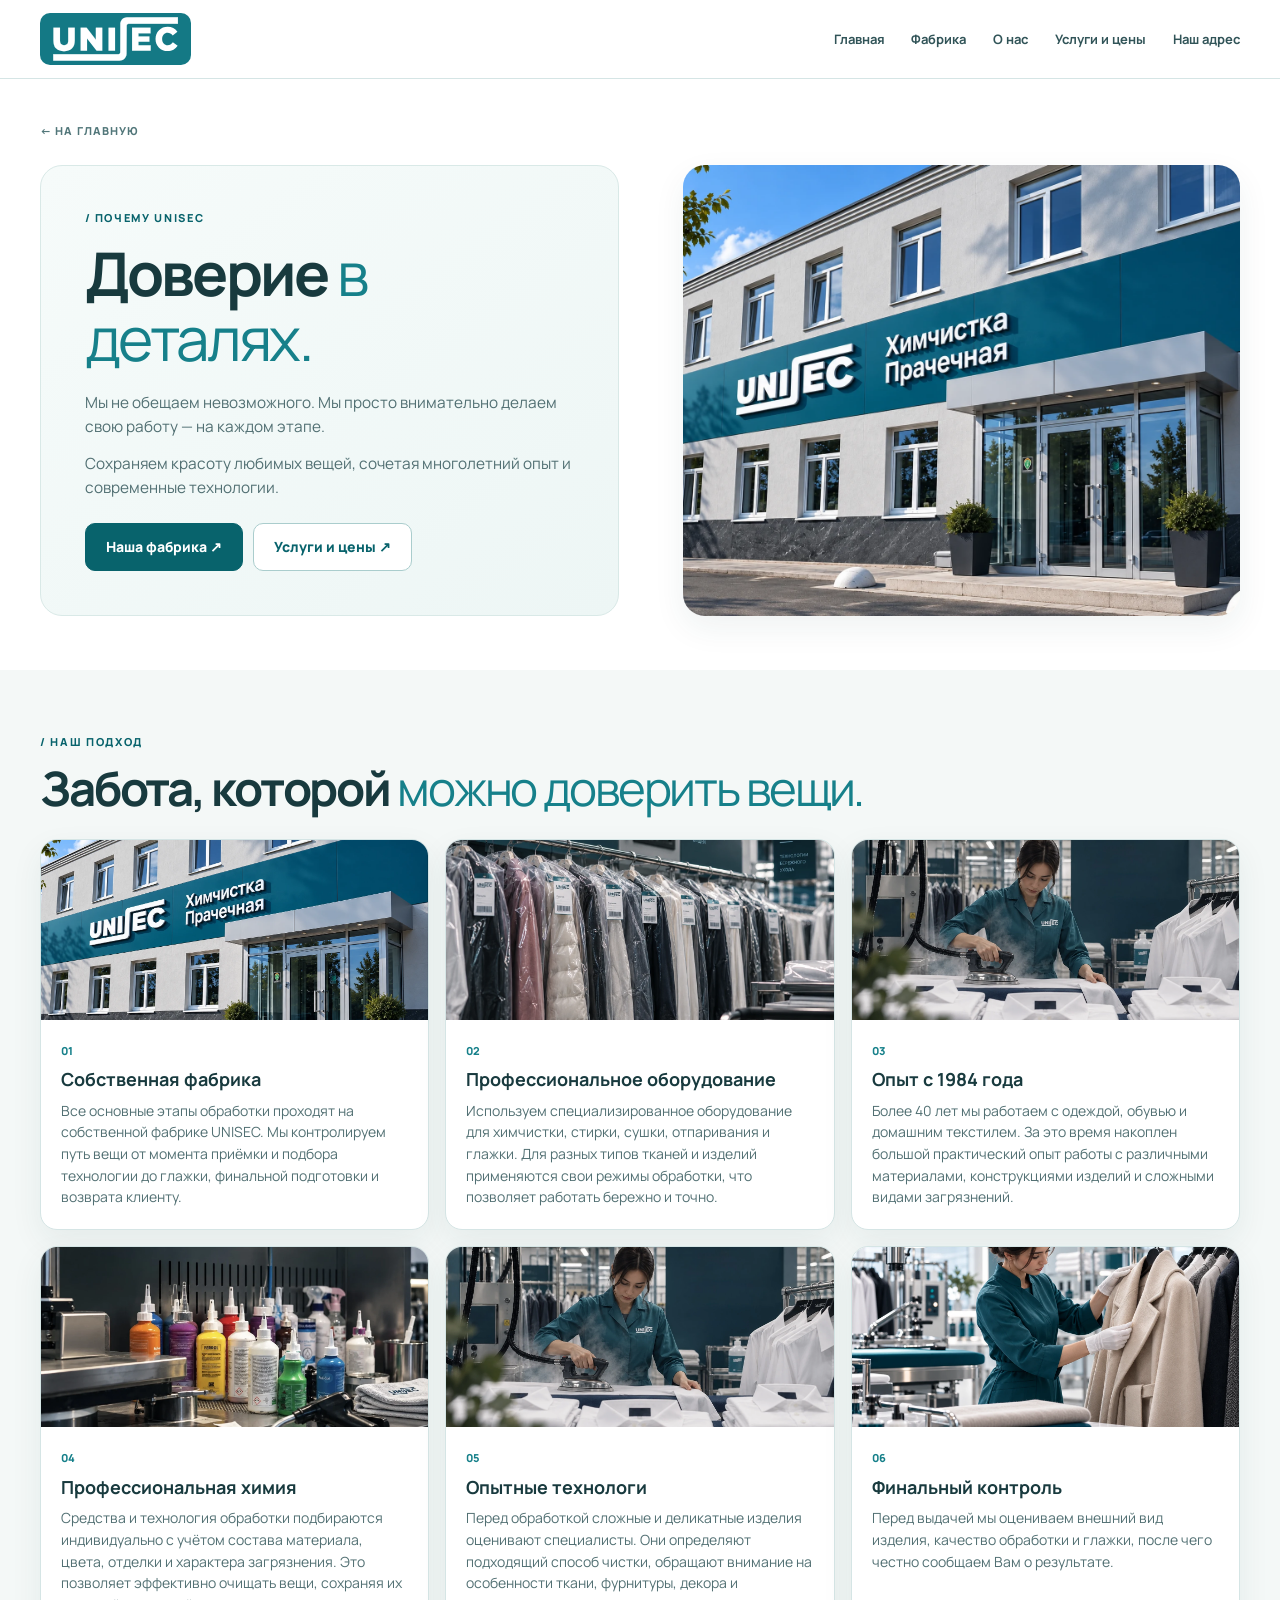
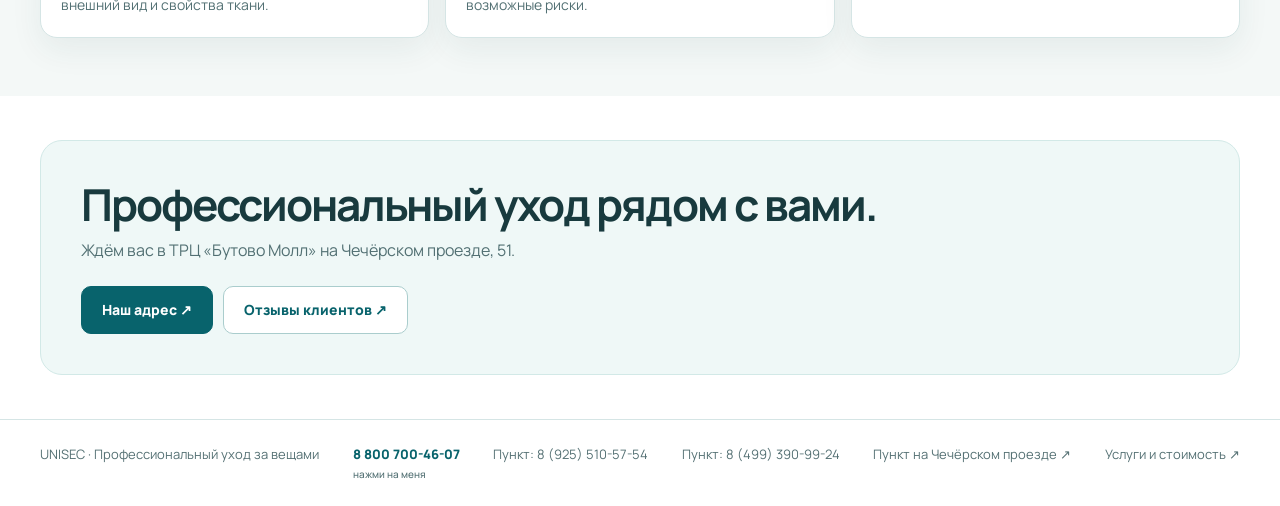
<file: about.html>
<!doctype html><html lang="ru"><head><meta charset="utf-8"><meta name="viewport" content="width=device-width,initial-scale=1"><title>О нас — UNISEC</title><meta name="description" content="UNISEC — профессиональный уход за одеждой и текстилем."><link rel="stylesheet" href="subpages-v15.css"><link rel="stylesheet" href="redesign-subpages-v23.css?v=27"></head><body><header class="sub-header"><div class="wrap sub-nav"><a class="sub-logo" href="index.html" aria-label="UNISEC — на главную"><img src="assets/unisec-logo.svg" alt="UNISEC"></a><nav class="sub-links" aria-label="Основная навигация"><a href="index.html">Главная</a><a href="factory.html">Фабрика</a><a href="about.html">О нас</a><a href="index.html#services">Услуги и цены</a><a href="index.html#locations-v14">Наш адрес</a></nav></div></header><main><div class="wrap sub-main"><a class="crumb" href="index.html">← На главную</a><div class="page-hero"><div class="page-copy"><span class="eyebrow">/ ПОЧЕМУ UNISEC</span><h1>Доверие <em>в деталях.</em></h1><p>Мы не обещаем невозможного. Мы просто внимательно делаем свою работу — на каждом этапе.</p><p>Сохраняем красоту любимых вещей, сочетая многолетний опыт и современные технологии.</p><div class="actions"><a class="button" href="factory.html">Наша фабрика ↗</a><a class="button outline" href="index.html#services">Услуги и цены ↗</a></div></div><img class="hero-photo" src="assets/images/customer-2026/02-clothes-rack.webp" alt="Одежда на стойке UNISEC" fetchpriority="high"></div></div><section class="section-light"><div class="wrap"><div class="page-heading"><span class="eyebrow">/ НАШ ПОДХОД</span><h2>Забота, которой <em>можно доверить вещи.</em></h2></div><div class="benefit-grid"><article class="benefit"><img src="assets/images/customer-2026/02-clothes-rack.webp" alt="Одежда на стойке UNISEC" loading="lazy" decoding="async"><div class="benefit-body"><small>01</small><h3>Собственная фабрика</h3><p>Все основные этапы обработки проходят на собственной фабрике UNISEC. Мы контролируем путь вещи от момента приёмки и подбора технологии до глажки, финальной подготовки и возврата клиенту.</p></div></article><article class="benefit"><img src="assets/images/customer-2026/12-industrial-machines.webp" alt="Промышленное оборудование UNISEC" loading="lazy" decoding="async"><div class="benefit-body"><small>02</small><h3>Профессиональное оборудование</h3><p>Используем специализированное оборудование для химчистки, стирки, сушки, отпаривания и глажки. Для разных типов тканей и изделий применяются свои режимы обработки, что позволяет работать бережно и точно.</p></div></article><article class="benefit"><img src="assets/images/customer-2026/14-garment-treatment.webp" alt="Сотрудница обрабатывает одежду" loading="lazy" decoding="async"><div class="benefit-body"><small>03</small><h3>Опыт с 1984 года</h3><p>Более 40 лет мы работаем с одеждой, обувью и домашним текстилем. За это время накоплен большой практический опыт работы с различными материалами, конструкциями изделий и сложными видами загрязнений.</p></div></article><article class="benefit"><img src="assets/images/customer-2026/09-facade.webp" alt="Рабочее место и профессиональная химия" loading="lazy" decoding="async"><div class="benefit-body"><small>04</small><h3>Профессиональная химия</h3><p>Средства и технология обработки подбираются индивидуально с учётом состава материала, цвета, отделки и характера загрязнения. Это позволяет эффективно очищать вещи, сохраняя их внешний вид и свойства ткани.</p></div></article><article class="benefit"><img src="assets/images/customer-2026/14-garment-treatment.webp" alt="Финальная обработка одежды" loading="lazy" decoding="async"><div class="benefit-body"><small>05</small><h3>Опытные технологи</h3><p>Перед обработкой сложные и деликатные изделия оценивают специалисты. Они определяют подходящий способ чистки, обращают внимание на особенности ткани, фурнитуры, декора и возможные риски.</p></div></article><article class="benefit"><img src="assets/images/customer-2026/07-covered-garments-detail.webp" alt="Одежда в фирменных чехлах UNISEC" loading="lazy" decoding="async"><div class="benefit-body"><small>06</small><h3>Финальный контроль</h3><p>Перед выдачей мы оцениваем внешний вид изделия, качество обработки и глажки, после чего честно сообщаем Вам о результате.</p></div></article></div></div></section><div class="wrap"><div class="page-cta"><h2>Профессиональный уход рядом с вами.</h2><p>Ждём вас в ТРЦ «Бутово Молл» на Чечёрском проезде, 51.</p><div class="actions"><a class="button" href="index.html#locations-v14">Наш адрес ↗</a><a class="button outline" href="index.html#reviews">Отзывы клиентов ↗</a></div></div></div></main><footer class="sub-footer"><div class="wrap"><span>UNISEC · Профессиональный уход за вещами</span><a class="sub-footer-phone sub-footer-phone--primary" href="tel:+78007004607" aria-label="Позвонить для заказа: 8 800 700-46-07">8 800 700-46-07 <small>нажми на меня</small></a><a class="sub-footer-phone" href="tel:+79255105754">Пункт: 8 (925) 510-57-54</a><a class="sub-footer-phone" href="tel:+74993909924">Пункт: 8 (499) 390-99-24</a><a href="index.html#locations-v14">Пункт на Чечёрском проезде ↗</a><a href="index.html#services">Услуги и стоимость ↗</a></div></footer></body></html>
</file>
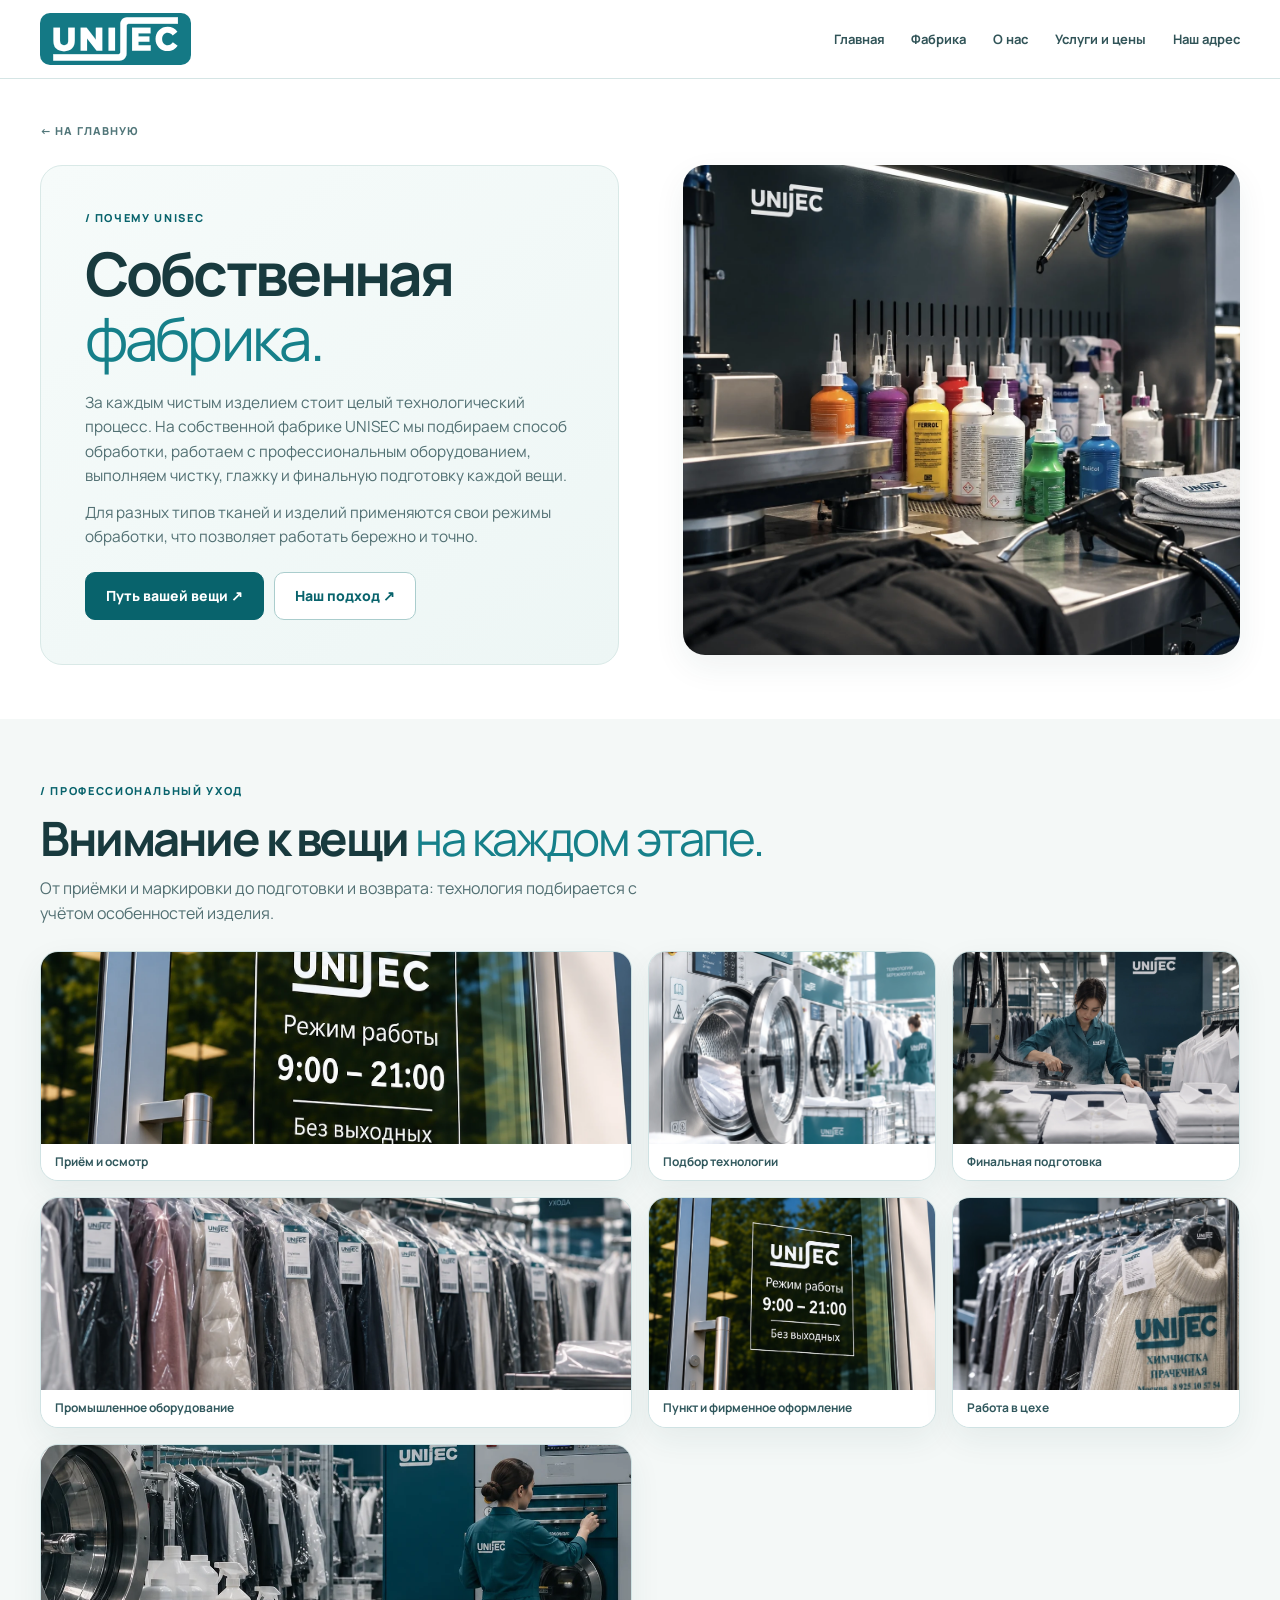
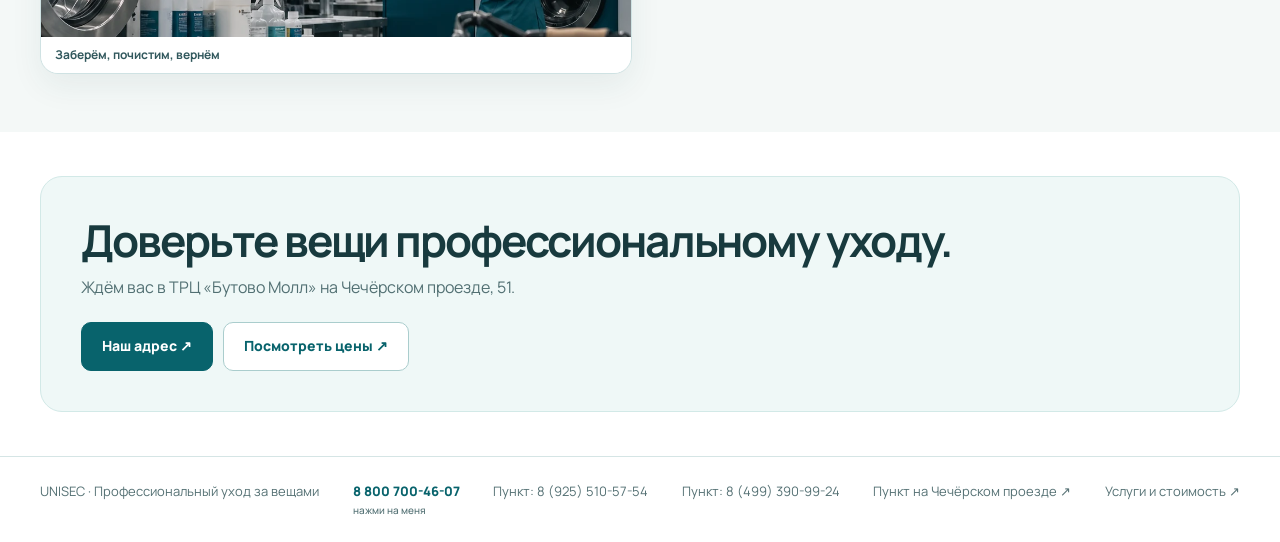
<file: factory.html>
<!doctype html><html lang="ru"><head><meta charset="utf-8"><meta name="viewport" content="width=device-width,initial-scale=1"><title>Собственная фабрика — UNISEC</title><meta name="description" content="UNISEC — профессиональный уход за одеждой и текстилем."><link rel="stylesheet" href="subpages-v15.css"><link rel="stylesheet" href="redesign-subpages-v23.css?v=27"></head><body><header class="sub-header"><div class="wrap sub-nav"><a class="sub-logo" href="index.html" aria-label="UNISEC — на главную"><img src="assets/unisec-logo.svg" alt="UNISEC"></a><nav class="sub-links" aria-label="Основная навигация"><a href="index.html">Главная</a><a href="factory.html">Фабрика</a><a href="about.html">О нас</a><a href="index.html#services">Услуги и цены</a><a href="index.html#locations-v14">Наш адрес</a></nav></div></header><main><div class="wrap sub-main"><a class="crumb" href="index.html">← На главную</a><div class="page-hero"><div class="page-copy"><span class="eyebrow">/ ПОЧЕМУ UNISEC</span><h1>Собственная <em>фабрика.</em></h1><p>За каждым чистым изделием стоит целый технологический процесс. На собственной фабрике UNISEC мы подбираем способ обработки, работаем с профессиональным оборудованием, выполняем чистку, глажку и финальную подготовку каждой вещи.</p><p>Для разных типов тканей и изделий применяются свои режимы обработки, что позволяет работать бережно и точно.</p><div class="actions"><a class="button" href="index.html#process">Путь вашей вещи ↗</a><a class="button outline" href="about.html">Наш подход ↗</a></div></div><img class="hero-photo" src="assets/images/customer-2026/09-facade.webp" alt="Фасад пункта UNISEC" fetchpriority="high"></div></div><section class="section-light"><div class="wrap"><div class="page-heading"><span class="eyebrow">/ ПРОФЕССИОНАЛЬНЫЙ УХОД</span><h2>Внимание к вещи <em>на каждом этапе.</em></h2><p>От приёмки и маркировки до подготовки и возврата: технология подбирается с учётом особенностей изделия.</p></div><div class="gallery"><figure><img src="assets/images/customer-2026/03-reception-client.webp" alt="Приём вещей в пункте UNISEC" loading="lazy" decoding="async"><figcaption>Приём и осмотр</figcaption></figure><figure><img src="assets/images/customer-2026/05-team-machine.webp" alt="Работа с оборудованием UNISEC" loading="lazy" decoding="async"><figcaption>Подбор технологии</figcaption></figure><figure><img src="assets/images/customer-2026/14-garment-treatment.webp" alt="Финальная обработка одежды" loading="lazy" decoding="async"><figcaption>Финальная подготовка</figcaption></figure><figure><img src="assets/images/customer-2026/12-industrial-machines.webp" alt="Промышленные машины UNISEC" loading="lazy" decoding="async" width="1312" height="1199"><figcaption>Промышленное оборудование</figcaption></figure><figure><img src="assets/images/customer-2026/03-reception-client.webp" alt="Табличка с режимом работы UNISEC: ежедневно с 9:00 до 21:00" loading="lazy" decoding="async" width="1215" height="1199"><figcaption>Пункт и фирменное оформление</figcaption></figure><figure><img src="assets/images/customer-2026/15-factory-floor.webp" alt="Цех UNISEC и сотрудник" loading="lazy" decoding="async" width="1199" height="1312"><figcaption>Работа в цехе</figcaption></figure><figure><img src="assets/images/customer-2026/08-promo-collect-clean-return.webp" alt="Рекламный материал UNISEC «Заберём, почистим, вернём»" loading="lazy" decoding="async" width="1086" height="1448"><figcaption>Заберём, почистим, вернём</figcaption></figure></div></div></section><div class="wrap"><div class="page-cta"><h2>Доверьте вещи профессиональному уходу.</h2><p>Ждём вас в ТРЦ «Бутово Молл» на Чечёрском проезде, 51.</p><div class="actions"><a class="button" href="index.html#locations-v14">Наш адрес ↗</a><a class="button outline" href="index.html#services">Посмотреть цены ↗</a></div></div></div></main><footer class="sub-footer"><div class="wrap"><span>UNISEC · Профессиональный уход за вещами</span><a class="sub-footer-phone sub-footer-phone--primary" href="tel:+78007004607" aria-label="Позвонить для заказа: 8 800 700-46-07">8 800 700-46-07 <small>нажми на меня</small></a><a class="sub-footer-phone" href="tel:+79255105754">Пункт: 8 (925) 510-57-54</a><a class="sub-footer-phone" href="tel:+74993909924">Пункт: 8 (499) 390-99-24</a><a href="index.html#locations-v14">Пункт на Чечёрском проезде ↗</a><a href="index.html#services">Услуги и стоимость ↗</a></div></footer></body></html>
</file>
<file: subpages-v15.css>
@import url("fonts.css");
*{box-sizing:border-box}html{scroll-behavior:smooth}body{margin:0;background:#0b262b;color:#eaf4f2;font-family:Manrope,sans-serif;line-height:1.7}a{color:inherit}img{display:block;max-width:100%}.wrap{width:min(1200px,calc(100% - 48px));margin:auto}.sub-header{border-bottom:1px solid #436568;background:#0d2b30}.sub-nav{min-height:90px;display:flex;align-items:center;justify-content:space-between;gap:28px}.sub-logo img{width:144px;max-height:54px}.sub-links{display:flex;flex-wrap:wrap;align-items:center;gap:24px}.sub-links a{text-decoration:none;font-size:14px;font-weight:700;color:#d1e1df}.sub-links a:hover,.sub-links a:focus-visible{color:#90d8d8}.sub-main{padding:64px 0 90px}.crumb{font-size:12px;color:#9bc5c4;letter-spacing:.11em;text-transform:uppercase;text-decoration:none}.page-hero{display:grid;grid-template-columns:1fr 1.05fr;gap:clamp(32px,6vw,80px);align-items:center;margin:30px 0 70px}.page-copy{padding:clamp(24px,4vw,50px);border:1px solid #42686a;border-radius:24px;background:#10343a}.eyebrow{font-size:12px;letter-spacing:.16em;font-weight:800;color:#82c3c4}.page-copy h1,.page-heading h2{font-family:Georgia,serif;font-weight:400;line-height:1.08;letter-spacing:-.035em}.page-copy h1{font-size:clamp(42px,5vw,72px);margin:18px 0 24px}.page-copy h1 em,.page-heading em{color:#90d2d2;font-weight:400}.page-copy p{color:#d4e4e1;font-size:clamp(15px,1.3vw,17px)}.hero-photo{width:100%;aspect-ratio:1.2;object-fit:cover;border-radius:24px}.section-light{background:#e5efed;color:#123238;padding:clamp(46px,6vw,80px) 0}.page-heading{margin-bottom:28px}.page-heading h2{font-size:clamp(36px,4vw,57px);margin:12px 0}.section-light .page-heading em{color:#31818a}.page-heading p{max-width:65ch;color:#476364}.gallery{display:grid;grid-template-columns:repeat(3,minmax(0,1fr));gap:18px}.gallery figure{margin:0;border:1px solid #b4cecb;border-radius:18px;overflow:hidden;background:#f7faf8}.gallery img{width:100%;aspect-ratio:4/3;object-fit:cover}.gallery figcaption{padding:18px 20px;color:#203f42;font-weight:700}.benefit-grid{display:grid;grid-template-columns:repeat(3,minmax(0,1fr));gap:18px}.benefit{background:#f8fbf9;border:1px solid #bfd3d1;border-radius:18px;overflow:hidden}.benefit img{width:100%;aspect-ratio:16/10;object-fit:cover}.benefit-body{padding:24px}.benefit small{color:#3d858b;font-weight:800}.benefit h3{margin:10px 0;font-size:21px;line-height:1.3}.benefit p{margin:0;color:#405f60;font-size:15px}.page-cta{margin:60px 0 0;padding:clamp(28px,4vw,48px);border-radius:24px;background:#153b40;border:1px solid #41686b}.page-cta h2{font-family:Georgia,serif;font-size:clamp(30px,4vw,48px);font-weight:400;line-height:1.15;margin:0 0 14px}.actions{display:flex;flex-wrap:wrap;gap:12px;margin-top:24px}.button{display:inline-block;text-decoration:none;padding:15px 22px;border-radius:8px;background:#93d1ce;color:#092c2f;font-weight:800;font-size:14px}.button.outline{background:transparent;border:1px solid #91bab7;color:#e3f4f0}.sub-footer{border-top:1px solid #38595c;padding:32px 0;color:#bdd2cf;font-size:13px}.sub-footer .wrap{display:flex;justify-content:space-between;gap:20px;flex-wrap:wrap}.sub-footer a{text-decoration:none}a:focus-visible{outline:3px solid #efc78c;outline-offset:4px}@media(max-width:800px){.sub-nav{padding:20px 0;align-items:flex-start;flex-direction:column;gap:15px}.sub-links{gap:12px 20px}.page-hero{grid-template-columns:1fr;margin-bottom:45px}.hero-photo{aspect-ratio:16/10}.benefit-grid,.gallery{grid-template-columns:repeat(2,minmax(0,1fr))}}@media(max-width:520px){.wrap{width:calc(100% - 32px)}.sub-main{padding-top:38px}.page-copy{padding:24px}.page-copy h1{font-size:42px}.gallery,.benefit-grid{grid-template-columns:1fr}.sub-links{gap:10px 16px}.sub-links a{font-size:13px}.hero-photo{aspect-ratio:4/3}.button{width:100%;text-align:center}}
</file>
<file: redesign-subpages-v23.css>
/* UNISEC light design for the company and factory pages. */
:root{--sub-ink:#183a3e;--sub-muted:#527073;--sub-accent:#16808a;--sub-accent-deep:#08636c;--sub-line:#d5e5e5;--sub-surface:#f4f8f7;--sub-shadow:0 12px 32px rgba(24,69,73,.07)}
body{background:#fff;color:var(--sub-ink);font-family:Manrope,Arial,sans-serif;line-height:1.6}
.wrap{width:min(1200px,calc(100% - 64px))}
.sub-header{background:#fff;border-bottom:1px solid var(--sub-line)}
.sub-nav{min-height:78px;gap:24px}.sub-logo{display:flex;align-items:center;justify-content:center;background:#147985;border-radius:10px;padding:4px 13px;flex:none}.sub-logo img{width:125px;max-height:44px}
.sub-links{gap:clamp(15px,2.1vw,28px)}.sub-links a{color:#315458;font-size:13px}.sub-links a:hover,.sub-links a:focus-visible{color:var(--sub-accent-deep)}
.sub-main{padding:38px 0 54px}.crumb{color:#52777a;font-size:11px;font-weight:800;letter-spacing:.1em}
.page-hero{grid-template-columns:minmax(0,1.02fr) minmax(0,.98fr);gap:clamp(28px,5vw,64px);margin:22px 0 0;align-items:stretch}
.page-copy{display:flex;flex-direction:column;justify-content:center;padding:clamp(26px,3.4vw,46px);background:linear-gradient(145deg,#f6fbfa,#edf6f5);border:1px solid #d9e9e7;border-radius:22px}
.eyebrow{color:var(--sub-accent-deep);font-size:11px;letter-spacing:.15em}.page-copy h1,.page-heading h2,.page-cta h2{font-family:Manrope,Arial,sans-serif;font-weight:650;letter-spacing:-.045em;line-height:1.08}.page-copy h1{font-size:clamp(42px,4.7vw,64px);margin:14px 0 20px}.page-copy h1 em,.page-heading em{color:var(--sub-accent);font-style:normal}.page-copy p{color:var(--sub-muted);font-size:clamp(15px,1.2vw,16px);margin:0 0 12px;max-width:58ch}.page-copy p:last-of-type{margin-bottom:0}
.hero-photo{height:100%;min-height:340px;max-height:490px;aspect-ratio:auto;object-fit:cover;border-radius:22px;box-shadow:var(--sub-shadow)}
.section-light{background:var(--sub-surface);color:var(--sub-ink);padding:58px 0}.page-heading{margin-bottom:24px}.page-heading h2{font-size:clamp(34px,3.7vw,48px);margin:10px 0 12px}.section-light .page-heading em{color:var(--sub-accent)}.page-heading p{color:var(--sub-muted);margin:0}
.gallery,.benefit-grid{gap:16px}.gallery figure,.benefit{background:#fff;border:1px solid var(--sub-line);border-radius:17px;box-shadow:var(--sub-shadow);transition:transform .2s ease,box-shadow .2s ease}.gallery figure:hover,.benefit:hover{transform:translateY(-3px);box-shadow:0 16px 36px rgba(24,69,73,.12)}.gallery img{aspect-ratio:1.65;object-fit:cover}.gallery figcaption{padding:16px 18px;color:var(--sub-ink);font-size:15px}.benefit img{aspect-ratio:2.15;object-fit:cover}.benefit-body{padding:17px 20px 21px}.benefit small{color:var(--sub-accent);font-size:11px}.benefit h3{color:var(--sub-ink);font-size:18px;line-height:1.3;margin:6px 0 8px}.benefit p{color:var(--sub-muted);font-size:14px;line-height:1.55}
.page-cta{margin:44px 0;padding:clamp(26px,3.5vw,40px);background:#eff8f7;border:1px solid #d2e9e7;border-radius:22px;color:var(--sub-ink)}.page-cta h2{font-size:clamp(30px,3.5vw,44px);margin:0 0 10px}.page-cta p{color:var(--sub-muted);margin:0}.actions{gap:10px;margin-top:22px}.button{display:inline-flex;align-items:center;justify-content:center;min-height:48px;padding:12px 20px;border:1px solid var(--sub-accent-deep);border-radius:10px;background:var(--sub-accent-deep);color:#fff;font-size:14px;transition:background .2s ease,transform .2s ease}.button:hover{background:#064e55;transform:translateY(-2px)}.button.outline{background:#fff;color:var(--sub-accent-deep);border-color:#aacdcd}.button.outline:hover{background:#e6f3f2}
.sub-footer{border-top:1px solid var(--sub-line);padding:24px 0;background:#fff;color:#557174}.sub-footer a:hover{color:var(--sub-accent-deep);text-decoration:underline}.sub-footer-phone{white-space:nowrap}.sub-footer-phone--primary{color:var(--sub-accent-deep);font-weight:800}.sub-footer-phone--primary small{display:block;margin-top:1px;color:var(--sub-muted);font-size:10px;font-weight:500;text-decoration:none}a:focus-visible{outline:3px solid #16808a;outline-offset:4px}
@media(max-width:800px){.wrap{width:calc(100% - 40px)}.sub-nav{padding:15px 0;gap:12px}.sub-links{gap:10px 18px}.sub-main{padding:30px 0 42px}.page-hero{grid-template-columns:1fr 1fr;gap:20px}.hero-photo{min-height:280px;aspect-ratio:auto}.section-light{padding:44px 0}.benefit-grid,.gallery{grid-template-columns:repeat(2,minmax(0,1fr))}.gallery figure:last-child{grid-column:span 2}.gallery figure:last-child img{aspect-ratio:2.6}}
@media(max-width:580px){.wrap{width:calc(100% - 32px)}.sub-links{gap:8px 15px}.sub-links a{font-size:12px}.sub-logo img{width:112px}.page-hero{grid-template-columns:1fr;gap:14px;margin-top:16px}.page-copy{padding:25px}.page-copy h1{font-size:clamp(38px,10vw,48px)}.hero-photo{min-height:0;max-height:none;aspect-ratio:1.65}.section-light{padding:38px 0}.benefit-grid{grid-template-columns:1fr;gap:12px}.benefit{display:grid;grid-template-columns:112px minmax(0,1fr)}.benefit img{height:100%;min-height:100%;aspect-ratio:auto}.benefit-body{padding:15px}.benefit h3{font-size:16px}.benefit p{font-size:13px}.gallery{grid-template-columns:1fr 1fr;gap:10px}.gallery figcaption{font-size:13px;padding:12px}.gallery figure:last-child img{aspect-ratio:2.4}.page-cta{margin:32px 0;padding:25px}.button{width:auto;text-align:center}.actions .button{flex:1 1 auto}.sub-footer .wrap{gap:10px 20px}}
@media(prefers-reduced-motion:reduce){.button,.benefit,.gallery figure{transition:none}.button:hover,.benefit:hover,.gallery figure:hover{transform:none}}

/* Customer photo gallery uses one frame system across desktop and mobile. */
.gallery{grid-template-columns:repeat(4,minmax(0,1fr));grid-auto-rows:clamp(180px,18vw,260px);gap:16px}
.gallery figure{min-width:0;min-height:0;margin:0;overflow:hidden;border:1px solid #cfe2e3;border-radius:18px;background:#f1f8f7;display:flex;flex-direction:column}
.gallery figure img{display:block;width:100%;height:100%;min-height:0;object-fit:cover}
.gallery figure figcaption{padding:10px 14px;background:#fff;color:#31585d;font-size:12px;line-height:1.35}
.gallery figure:nth-child(1),.gallery figure:nth-child(4),.gallery figure:nth-child(7){grid-column:span 2}
@media(max-width:900px){.gallery{grid-template-columns:repeat(2,minmax(0,1fr));grid-auto-rows:220px}.gallery figure:nth-child(1),.gallery figure:nth-child(4),.gallery figure:nth-child(7){grid-column:span 2}}
@media(max-width:560px){.gallery{grid-template-columns:1fr;grid-auto-rows:240px;gap:12px}.gallery figure:nth-child(1),.gallery figure:nth-child(4),.gallery figure:nth-child(7){grid-column:auto}.gallery figure figcaption{padding:9px 12px;font-size:11px}}
</file>
